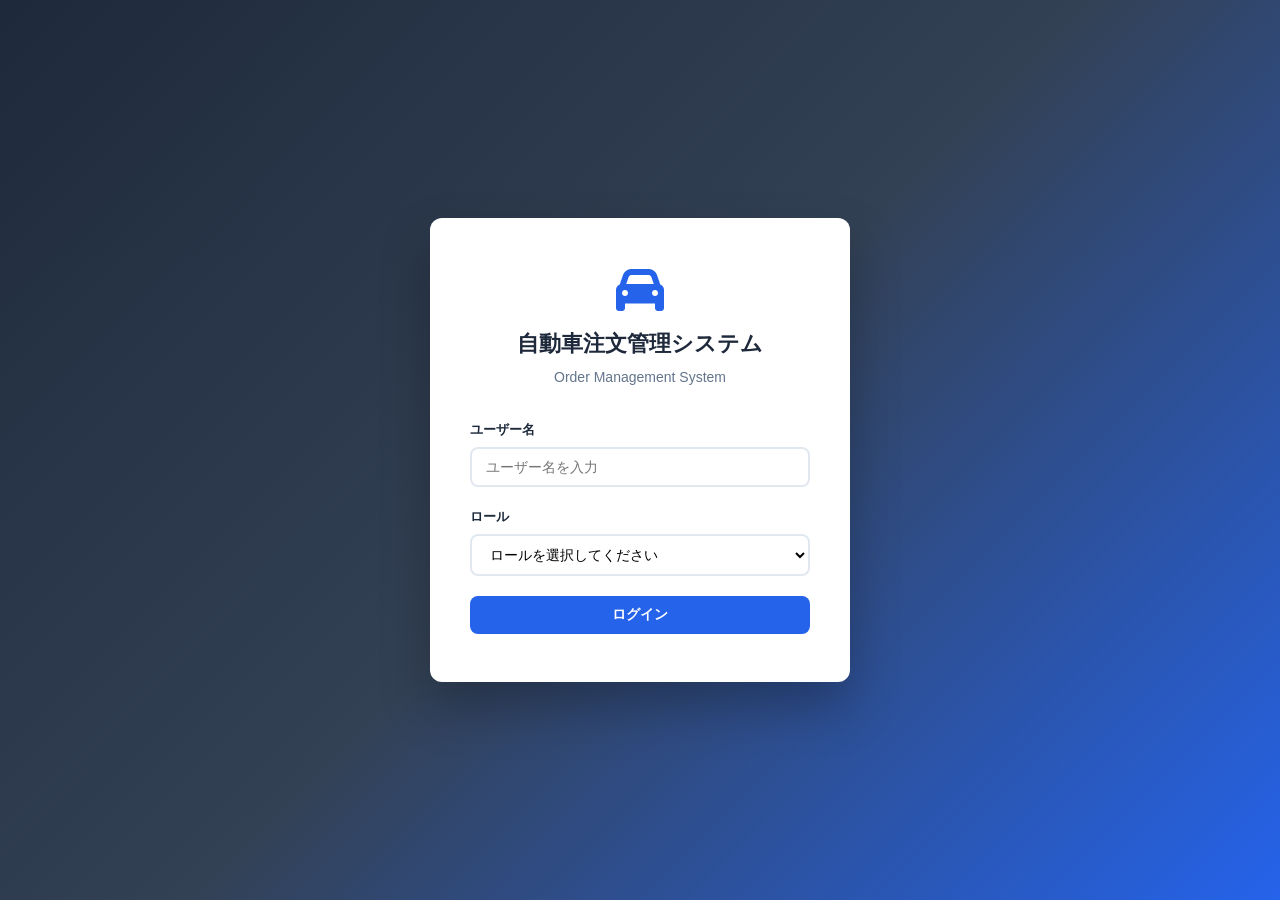
<file: car-order-app/index.html>
<!DOCTYPE html>
<html lang="ja">
<head>
  <meta charset="UTF-8">
  <meta name="viewport" content="width=device-width, initial-scale=1.0">
  <title>自動車注文管理システム (OMS)</title>
  <link rel="stylesheet" href="https://cdnjs.cloudflare.com/ajax/libs/font-awesome/6.4.0/css/all.min.css">
  <link rel="stylesheet" href="app.css">
</head>
<body>

  <!-- Login Screen -->
  <div id="login-screen" class="login-screen">
    <div class="login-container">
      <div class="login-logo">
        <i class="fas fa-car"></i>
        <h1>自動車注文管理システム</h1>
        <p>Order Management System</p>
      </div>
      <form id="login-form" class="login-form">
        <div class="form-group">
          <label for="login-username">ユーザー名</label>
          <input type="text" id="login-username" placeholder="ユーザー名を入力" required>
        </div>
        <div class="form-group">
          <label for="login-role">ロール</label>
          <select id="login-role" required>
            <option value="">ロールを選択してください</option>
            <option value="admin">管理者</option>
            <option value="sales">営業担当者</option>
            <option value="inventory">インベントリマネージャー</option>
            <option value="supplier">サプライヤー</option>
          </select>
        </div>
        <button type="submit" class="btn btn-primary btn-full">ログイン</button>
      </form>
    </div>
  </div>

  <!-- Main App -->
  <div id="app" class="app hidden">
    <!-- Sidebar -->
    <aside id="sidebar" class="sidebar">
      <div class="sidebar-header">
        <i class="fas fa-car"></i>
        <span>OMS</span>
      </div>
      <nav class="sidebar-nav">
        <a href="#" class="nav-item active" data-page="dashboard">
          <i class="fas fa-tachometer-alt"></i><span>ダッシュボード</span>
        </a>
        <a href="#" class="nav-item" data-page="orders" data-roles="admin,sales,inventory,supplier">
          <i class="fas fa-file-invoice"></i><span>注文管理</span>
        </a>
        <a href="#" class="nav-item" data-page="products" data-roles="admin,inventory,supplier">
          <i class="fas fa-car-side"></i><span>製品管理</span>
        </a>
        <a href="#" class="nav-item" data-page="customers" data-roles="admin,sales">
          <i class="fas fa-users"></i><span>顧客管理</span>
        </a>
        <a href="#" class="nav-item" data-page="suppliers" data-roles="admin,inventory">
          <i class="fas fa-truck"></i><span>サプライヤー管理</span>
        </a>
      </nav>
      <div class="sidebar-footer">
        <div class="user-info">
          <i class="fas fa-user-circle"></i>
          <div>
            <span id="user-display-name"></span>
            <small id="user-display-role"></small>
          </div>
        </div>
        <button id="logout-btn" class="btn btn-sm btn-outline"><i class="fas fa-sign-out-alt"></i></button>
      </div>
    </aside>

    <!-- Main Content -->
    <main class="main-content">
      <!-- Top Bar -->
      <header class="top-bar">
        <button id="sidebar-toggle" class="sidebar-toggle">
          <i class="fas fa-bars"></i>
        </button>
        <h2 id="page-title">ダッシュボード</h2>
        <div class="top-bar-right">
          <span id="current-date"></span>
        </div>
      </header>

      <!-- Page Content -->
      <div id="page-content" class="page-content">
        <!-- Dashboard Page -->
        <div id="page-dashboard" class="page active">
          <div class="stats-grid">
            <div class="stat-card">
              <div class="stat-icon bg-blue"><i class="fas fa-file-invoice"></i></div>
              <div class="stat-info">
                <h3 id="stat-orders">0</h3>
                <p>総注文数</p>
              </div>
            </div>
            <div class="stat-card">
              <div class="stat-icon bg-green"><i class="fas fa-check-circle"></i></div>
              <div class="stat-info">
                <h3 id="stat-confirmed">0</h3>
                <p>確認済み</p>
              </div>
            </div>
            <div class="stat-card">
              <div class="stat-icon bg-orange"><i class="fas fa-clock"></i></div>
              <div class="stat-info">
                <h3 id="stat-pending">0</h3>
                <p>保留中</p>
              </div>
            </div>
            <div class="stat-card">
              <div class="stat-icon bg-purple"><i class="fas fa-car-side"></i></div>
              <div class="stat-info">
                <h3 id="stat-products">0</h3>
                <p>製品数</p>
              </div>
            </div>
          </div>
          <div class="dashboard-grid">
            <div class="card">
              <div class="card-header">
                <h3>最近の注文</h3>
              </div>
              <div class="card-body">
                <table class="table">
                  <thead>
                    <tr>
                      <th>注文ID</th>
                      <th>顧客</th>
                      <th>日付</th>
                      <th>ステータス</th>
                      <th>合計金額</th>
                    </tr>
                  </thead>
                  <tbody id="recent-orders-body"></tbody>
                </table>
              </div>
            </div>
            <div class="card">
              <div class="card-header">
                <h3>在庫アラート</h3>
              </div>
              <div class="card-body">
                <div id="stock-alerts"></div>
              </div>
            </div>
          </div>
        </div>

        <!-- Orders Page -->
        <div id="page-orders" class="page">
          <div class="page-actions">
            <div class="search-bar">
              <i class="fas fa-search"></i>
              <input type="text" id="order-search" placeholder="注文を検索...">
            </div>
            <div class="filter-group">
              <select id="order-status-filter">
                <option value="">すべてのステータス</option>
                <option value="保留中">保留中</option>
                <option value="確認済み">確認済み</option>
                <option value="出荷済み">出荷済み</option>
                <option value="配送済み">配送済み</option>
                <option value="承認済み">承認済み</option>
              </select>
            </div>
            <button id="create-order-btn" class="btn btn-primary" data-roles="admin,sales">
              <i class="fas fa-plus"></i> 新規注文
            </button>
          </div>
          <div class="card">
            <div class="card-body">
              <table class="table">
                <thead>
                  <tr>
                    <th>注文ID</th>
                    <th>顧客</th>
                    <th>注文日</th>
                    <th>ステータス</th>
                    <th>支払い方法</th>
                    <th>配送方法</th>
                    <th>合計金額</th>
                    <th>操作</th>
                  </tr>
                </thead>
                <tbody id="orders-table-body"></tbody>
              </table>
            </div>
          </div>
        </div>

        <!-- Products Page -->
        <div id="page-products" class="page">
          <div class="page-actions">
            <div class="search-bar">
              <i class="fas fa-search"></i>
              <input type="text" id="product-search" placeholder="製品を検索...">
            </div>
            <div class="filter-group">
              <select id="product-category-filter">
                <option value="">すべてのカテゴリー</option>
                <option value="Sedan">Sedan</option>
                <option value="SUV">SUV</option>
                <option value="Truck">Truck</option>
                <option value="Coupe">Coupe</option>
                <option value="Hatchback">Hatchback</option>
              </select>
            </div>
            <button id="create-product-btn" class="btn btn-primary" data-roles="admin,inventory">
              <i class="fas fa-plus"></i> 新規製品
            </button>
          </div>
          <div class="products-grid" id="products-grid"></div>
        </div>

        <!-- Customers Page -->
        <div id="page-customers" class="page">
          <div class="page-actions">
            <div class="search-bar">
              <i class="fas fa-search"></i>
              <input type="text" id="customer-search" placeholder="顧客を検索...">
            </div>
            <button id="create-customer-btn" class="btn btn-primary" data-roles="admin,sales">
              <i class="fas fa-plus"></i> 新規顧客
            </button>
          </div>
          <div class="card">
            <div class="card-body">
              <table class="table">
                <thead>
                  <tr>
                    <th>ID</th>
                    <th>会社名</th>
                    <th>住所</th>
                    <th>連絡先</th>
                    <th>メール</th>
                    <th>電話番号</th>
                    <th>ステータス</th>
                    <th>操作</th>
                  </tr>
                </thead>
                <tbody id="customers-table-body"></tbody>
              </table>
            </div>
          </div>
        </div>

        <!-- Suppliers Page -->
        <div id="page-suppliers" class="page">
          <div class="page-actions">
            <div class="search-bar">
              <i class="fas fa-search"></i>
              <input type="text" id="supplier-search" placeholder="サプライヤーを検索...">
            </div>
            <button id="create-supplier-btn" class="btn btn-primary" data-roles="admin">
              <i class="fas fa-plus"></i> 新規サプライヤー
            </button>
          </div>
          <div class="card">
            <div class="card-body">
              <table class="table">
                <thead>
                  <tr>
                    <th>ID</th>
                    <th>会社名</th>
                    <th>住所</th>
                    <th>連絡先</th>
                    <th>メール</th>
                    <th>電話番号</th>
                    <th>操作</th>
                  </tr>
                </thead>
                <tbody id="suppliers-table-body"></tbody>
              </table>
            </div>
          </div>
        </div>
      </div>
    </main>
  </div>

  <!-- Modal Overlay -->
  <div id="modal-overlay" class="modal-overlay hidden">
    <div id="modal" class="modal">
      <div class="modal-header">
        <h3 id="modal-title"></h3>
        <button class="modal-close" id="modal-close"><i class="fas fa-times"></i></button>
      </div>
      <div class="modal-body" id="modal-body"></div>
      <div class="modal-footer" id="modal-footer"></div>
    </div>
  </div>

  <!-- Toast Container -->
  <div id="toast-container" class="toast-container"></div>

  <script src="app.js"></script>
</body>
</html>
</file>
<file: car-order-app/app.css>
/* ============================================
   Car Order Management System - Styles
   ============================================ */

:root {
  --primary: #2563eb;
  --primary-dark: #1d4ed8;
  --primary-light: #dbeafe;
  --secondary: #64748b;
  --success: #16a34a;
  --success-light: #dcfce7;
  --warning: #ea580c;
  --warning-light: #fff7ed;
  --danger: #dc2626;
  --danger-light: #fef2f2;
  --purple: #7c3aed;
  --purple-light: #ede9fe;
  --bg: #f1f5f9;
  --card-bg: #ffffff;
  --text: #1e293b;
  --text-secondary: #64748b;
  --border: #e2e8f0;
  --sidebar-bg: #1e293b;
  --sidebar-text: #94a3b8;
  --sidebar-active: #2563eb;
  --shadow: 0 1px 3px rgba(0,0,0,0.1);
  --shadow-md: 0 4px 6px rgba(0,0,0,0.1);
  --radius: 8px;
  --radius-lg: 12px;
  --transition: all 0.2s ease;
}

* {
  margin: 0;
  padding: 0;
  box-sizing: border-box;
}

body {
  font-family: -apple-system, BlinkMacSystemFont, 'Segoe UI', 'Hiragino Sans', 'Noto Sans JP', sans-serif;
  background: var(--bg);
  color: var(--text);
  line-height: 1.6;
  overflow-x: hidden;
}

.hidden { display: none !important; }

/* Login Screen */
.login-screen {
  min-height: 100vh;
  display: flex;
  align-items: center;
  justify-content: center;
  background: linear-gradient(135deg, #1e293b 0%, #334155 50%, #2563eb 100%);
  padding: 20px;
}

.login-container {
  background: var(--card-bg);
  border-radius: var(--radius-lg);
  padding: 48px 40px;
  width: 100%;
  max-width: 420px;
  box-shadow: 0 25px 50px rgba(0,0,0,0.25);
}

.login-logo {
  text-align: center;
  margin-bottom: 32px;
}

.login-logo i {
  font-size: 48px;
  color: var(--primary);
  margin-bottom: 12px;
}

.login-logo h1 {
  font-size: 22px;
  color: var(--text);
  margin-bottom: 4px;
}

.login-logo p {
  color: var(--text-secondary);
  font-size: 14px;
}

.login-form .form-group {
  margin-bottom: 20px;
}

.login-form label {
  display: block;
  font-size: 14px;
  font-weight: 600;
  margin-bottom: 6px;
  color: var(--text);
}

.login-form input,
.login-form select {
  width: 100%;
  padding: 12px 16px;
  border: 2px solid var(--border);
  border-radius: var(--radius);
  font-size: 15px;
  transition: var(--transition);
  background: #fff;
  font-family: inherit;
}

.login-form input:focus,
.login-form select:focus {
  outline: none;
  border-color: var(--primary);
  box-shadow: 0 0 0 3px var(--primary-light);
}

/* Buttons */
.btn {
  display: inline-flex;
  align-items: center;
  gap: 8px;
  padding: 10px 20px;
  border: none;
  border-radius: var(--radius);
  font-size: 14px;
  font-weight: 600;
  cursor: pointer;
  transition: var(--transition);
  font-family: inherit;
  text-decoration: none;
}

.btn:active { transform: scale(0.97); }

.btn-primary {
  background: var(--primary);
  color: #fff;
}
.btn-primary:hover { background: var(--primary-dark); }

.btn-success {
  background: var(--success);
  color: #fff;
}
.btn-success:hover { background: #15803d; }

.btn-danger {
  background: var(--danger);
  color: #fff;
}
.btn-danger:hover { background: #b91c1c; }

.btn-outline {
  background: transparent;
  border: 1px solid var(--border);
  color: var(--text-secondary);
}
.btn-outline:hover {
  background: var(--bg);
  color: var(--text);
}

.btn-sm {
  padding: 6px 12px;
  font-size: 13px;
}

.btn-full { width: 100%; justify-content: center; }

.btn-icon {
  padding: 8px;
  min-width: 36px;
  justify-content: center;
}

/* App Layout */
.app {
  display: flex;
  min-height: 100vh;
}

/* Sidebar */
.sidebar {
  width: 260px;
  background: var(--sidebar-bg);
  display: flex;
  flex-direction: column;
  position: fixed;
  top: 0;
  left: 0;
  bottom: 0;
  z-index: 100;
  transition: transform 0.3s ease;
}

.sidebar-header {
  display: flex;
  align-items: center;
  gap: 12px;
  padding: 24px 20px;
  color: #fff;
  font-size: 20px;
  font-weight: 700;
  border-bottom: 1px solid rgba(255,255,255,0.1);
}

.sidebar-header i {
  font-size: 24px;
  color: var(--primary);
}

.sidebar-nav {
  flex: 1;
  padding: 16px 12px;
  overflow-y: auto;
}

.nav-item {
  display: flex;
  align-items: center;
  gap: 12px;
  padding: 12px 16px;
  color: var(--sidebar-text);
  text-decoration: none;
  border-radius: var(--radius);
  margin-bottom: 4px;
  transition: var(--transition);
  font-size: 15px;
}

.nav-item:hover {
  background: rgba(255,255,255,0.08);
  color: #fff;
}

.nav-item.active {
  background: var(--sidebar-active);
  color: #fff;
}

.nav-item i {
  width: 20px;
  text-align: center;
}

.sidebar-footer {
  padding: 16px 20px;
  border-top: 1px solid rgba(255,255,255,0.1);
  display: flex;
  align-items: center;
  justify-content: space-between;
}

.user-info {
  display: flex;
  align-items: center;
  gap: 10px;
  color: #fff;
}

.user-info i {
  font-size: 28px;
  color: var(--sidebar-text);
}

.user-info span {
  font-size: 14px;
  font-weight: 600;
}

.user-info small {
  display: block;
  font-size: 12px;
  color: var(--sidebar-text);
}

.sidebar-footer .btn-outline {
  color: var(--sidebar-text);
  border-color: rgba(255,255,255,0.2);
}

.sidebar-footer .btn-outline:hover {
  background: rgba(255,255,255,0.1);
  color: #fff;
}

/* Main Content */
.main-content {
  flex: 1;
  margin-left: 260px;
  display: flex;
  flex-direction: column;
  min-height: 100vh;
}

/* Top Bar */
.top-bar {
  display: flex;
  align-items: center;
  gap: 16px;
  padding: 16px 24px;
  background: var(--card-bg);
  border-bottom: 1px solid var(--border);
  position: sticky;
  top: 0;
  z-index: 50;
}

.sidebar-toggle {
  display: none;
  background: none;
  border: none;
  font-size: 20px;
  color: var(--text);
  cursor: pointer;
}

.top-bar h2 {
  font-size: 20px;
  font-weight: 700;
}

.top-bar-right {
  margin-left: auto;
  color: var(--text-secondary);
  font-size: 14px;
}

/* Page Content */
.page-content {
  padding: 24px;
  flex: 1;
}

.page { display: none; }
.page.active { display: block; }

/* Stats Grid */
.stats-grid {
  display: grid;
  grid-template-columns: repeat(auto-fit, minmax(220px, 1fr));
  gap: 20px;
  margin-bottom: 24px;
}

.stat-card {
  background: var(--card-bg);
  border-radius: var(--radius-lg);
  padding: 24px;
  display: flex;
  align-items: center;
  gap: 16px;
  box-shadow: var(--shadow);
  transition: var(--transition);
}

.stat-card:hover {
  box-shadow: var(--shadow-md);
  transform: translateY(-2px);
}

.stat-icon {
  width: 56px;
  height: 56px;
  border-radius: var(--radius);
  display: flex;
  align-items: center;
  justify-content: center;
  font-size: 22px;
}

.bg-blue { background: var(--primary-light); color: var(--primary); }
.bg-green { background: var(--success-light); color: var(--success); }
.bg-orange { background: var(--warning-light); color: var(--warning); }
.bg-purple { background: var(--purple-light); color: var(--purple); }

.stat-info h3 {
  font-size: 28px;
  font-weight: 700;
}

.stat-info p {
  font-size: 14px;
  color: var(--text-secondary);
}

/* Dashboard Grid */
.dashboard-grid {
  display: grid;
  grid-template-columns: 2fr 1fr;
  gap: 24px;
}

/* Cards */
.card {
  background: var(--card-bg);
  border-radius: var(--radius-lg);
  box-shadow: var(--shadow);
  overflow: hidden;
}

.card-header {
  padding: 16px 20px;
  border-bottom: 1px solid var(--border);
  display: flex;
  align-items: center;
  justify-content: space-between;
}

.card-header h3 {
  font-size: 16px;
  font-weight: 700;
}

.card-body {
  padding: 20px;
}

/* Tables */
.table {
  width: 100%;
  border-collapse: collapse;
}

.table th,
.table td {
  padding: 12px 16px;
  text-align: left;
  border-bottom: 1px solid var(--border);
  font-size: 14px;
}

.table th {
  font-weight: 600;
  color: var(--text-secondary);
  font-size: 13px;
  text-transform: uppercase;
  letter-spacing: 0.5px;
  white-space: nowrap;
}

.table tbody tr:hover {
  background: #f8fafc;
}

.table tbody tr:last-child td {
  border-bottom: none;
}

/* Status Badges */
.badge {
  display: inline-block;
  padding: 4px 12px;
  border-radius: 20px;
  font-size: 12px;
  font-weight: 600;
  white-space: nowrap;
}

.badge-pending { background: #fef3c7; color: #92400e; }
.badge-confirmed { background: var(--primary-light); color: var(--primary); }
.badge-shipped { background: var(--purple-light); color: var(--purple); }
.badge-delivered { background: var(--success-light); color: var(--success); }
.badge-approved { background: #d1fae5; color: #065f46; }
.badge-active { background: var(--success-light); color: var(--success); }
.badge-inactive { background: var(--danger-light); color: var(--danger); }

/* Page Actions */
.page-actions {
  display: flex;
  align-items: center;
  gap: 12px;
  margin-bottom: 20px;
  flex-wrap: wrap;
}

.search-bar {
  display: flex;
  align-items: center;
  gap: 8px;
  background: var(--card-bg);
  border: 2px solid var(--border);
  border-radius: var(--radius);
  padding: 0 16px;
  flex: 1;
  min-width: 200px;
}

.search-bar i { color: var(--text-secondary); }

.search-bar input {
  border: none;
  outline: none;
  padding: 10px 0;
  font-size: 14px;
  width: 100%;
  background: transparent;
  font-family: inherit;
}

.filter-group select {
  padding: 10px 16px;
  border: 2px solid var(--border);
  border-radius: var(--radius);
  font-size: 14px;
  background: var(--card-bg);
  cursor: pointer;
  font-family: inherit;
}

.filter-group select:focus {
  outline: none;
  border-color: var(--primary);
}

/* Products Grid */
.products-grid {
  display: grid;
  grid-template-columns: repeat(auto-fill, minmax(300px, 1fr));
  gap: 20px;
}

.product-card {
  background: var(--card-bg);
  border-radius: var(--radius-lg);
  box-shadow: var(--shadow);
  overflow: hidden;
  transition: var(--transition);
}

.product-card:hover {
  box-shadow: var(--shadow-md);
  transform: translateY(-2px);
}

.product-image {
  height: 180px;
  background: linear-gradient(135deg, var(--primary-light) 0%, #e0e7ff 100%);
  display: flex;
  align-items: center;
  justify-content: center;
  font-size: 64px;
  color: var(--primary);
}

.product-info {
  padding: 20px;
}

.product-info h3 {
  font-size: 18px;
  margin-bottom: 4px;
}

.product-info .product-desc {
  font-size: 13px;
  color: var(--text-secondary);
  margin-bottom: 12px;
  display: -webkit-box;
  -webkit-line-clamp: 2;
  -webkit-box-orient: vertical;
  overflow: hidden;
}

.product-meta {
  display: flex;
  justify-content: space-between;
  align-items: center;
  margin-bottom: 12px;
}

.product-price {
  font-size: 20px;
  font-weight: 700;
  color: var(--primary);
}

.product-stock {
  font-size: 13px;
  color: var(--text-secondary);
}

.product-stock.low { color: var(--danger); font-weight: 600; }

.product-category {
  display: inline-block;
  padding: 2px 10px;
  background: var(--bg);
  border-radius: 20px;
  font-size: 12px;
  color: var(--text-secondary);
  margin-bottom: 12px;
}

.product-actions {
  display: flex;
  gap: 8px;
  padding-top: 12px;
  border-top: 1px solid var(--border);
}

/* Modal */
.modal-overlay {
  position: fixed;
  inset: 0;
  background: rgba(0,0,0,0.5);
  display: flex;
  align-items: center;
  justify-content: center;
  z-index: 200;
  padding: 20px;
  backdrop-filter: blur(4px);
}

.modal {
  background: var(--card-bg);
  border-radius: var(--radius-lg);
  width: 100%;
  max-width: 640px;
  max-height: 90vh;
  display: flex;
  flex-direction: column;
  box-shadow: 0 25px 50px rgba(0,0,0,0.25);
}

.modal-header {
  display: flex;
  align-items: center;
  justify-content: space-between;
  padding: 20px 24px;
  border-bottom: 1px solid var(--border);
}

.modal-header h3 {
  font-size: 18px;
  font-weight: 700;
}

.modal-close {
  background: none;
  border: none;
  font-size: 18px;
  color: var(--text-secondary);
  cursor: pointer;
  padding: 4px;
}

.modal-close:hover { color: var(--text); }

.modal-body {
  padding: 24px;
  overflow-y: auto;
  flex: 1;
}

.modal-footer {
  padding: 16px 24px;
  border-top: 1px solid var(--border);
  display: flex;
  justify-content: flex-end;
  gap: 12px;
}

/* Form Elements in Modal */
.form-row {
  display: grid;
  grid-template-columns: 1fr 1fr;
  gap: 16px;
}

.form-group {
  margin-bottom: 16px;
}

.form-group label {
  display: block;
  font-size: 13px;
  font-weight: 600;
  margin-bottom: 6px;
  color: var(--text);
}

.form-group input,
.form-group select,
.form-group textarea {
  width: 100%;
  padding: 10px 14px;
  border: 2px solid var(--border);
  border-radius: var(--radius);
  font-size: 14px;
  transition: var(--transition);
  font-family: inherit;
  background: #fff;
}

.form-group textarea {
  resize: vertical;
  min-height: 80px;
}

.form-group input:focus,
.form-group select:focus,
.form-group textarea:focus {
  outline: none;
  border-color: var(--primary);
  box-shadow: 0 0 0 3px var(--primary-light);
}

.form-group .form-hint {
  font-size: 12px;
  color: var(--text-secondary);
  margin-top: 4px;
}

/* Order Items Section */
.order-items-section {
  border: 2px solid var(--border);
  border-radius: var(--radius);
  padding: 16px;
  margin-bottom: 16px;
}

.order-items-section h4 {
  font-size: 14px;
  font-weight: 700;
  margin-bottom: 12px;
  color: var(--text);
}

.order-item-row {
  display: grid;
  grid-template-columns: 1fr 1fr 80px 40px;
  gap: 8px;
  margin-bottom: 8px;
  align-items: end;
}

.order-item-row select,
.order-item-row input {
  padding: 8px 10px;
  border: 2px solid var(--border);
  border-radius: var(--radius);
  font-size: 13px;
  font-family: inherit;
}

.order-item-row select:focus,
.order-item-row input:focus {
  outline: none;
  border-color: var(--primary);
}

.remove-item-btn {
  background: var(--danger-light);
  border: none;
  border-radius: var(--radius);
  color: var(--danger);
  cursor: pointer;
  padding: 8px;
  font-size: 14px;
  transition: var(--transition);
}

.remove-item-btn:hover {
  background: var(--danger);
  color: #fff;
}

.add-item-btn {
  background: none;
  border: 2px dashed var(--border);
  border-radius: var(--radius);
  padding: 8px;
  width: 100%;
  color: var(--primary);
  font-size: 13px;
  font-weight: 600;
  cursor: pointer;
  transition: var(--transition);
  font-family: inherit;
}

.add-item-btn:hover {
  border-color: var(--primary);
  background: var(--primary-light);
}

/* Order Detail */
.order-detail-grid {
  display: grid;
  grid-template-columns: 1fr 1fr;
  gap: 16px;
  margin-bottom: 20px;
}

.detail-item {
  display: flex;
  flex-direction: column;
  gap: 2px;
}

.detail-item .detail-label {
  font-size: 12px;
  color: var(--text-secondary);
  text-transform: uppercase;
  font-weight: 600;
  letter-spacing: 0.5px;
}

.detail-item .detail-value {
  font-size: 15px;
  font-weight: 500;
}

/* Toast Notifications */
.toast-container {
  position: fixed;
  bottom: 24px;
  right: 24px;
  z-index: 300;
  display: flex;
  flex-direction: column;
  gap: 8px;
}

.toast {
  padding: 14px 20px;
  border-radius: var(--radius);
  color: #fff;
  font-size: 14px;
  font-weight: 500;
  box-shadow: var(--shadow-md);
  animation: slideIn 0.3s ease;
  display: flex;
  align-items: center;
  gap: 8px;
  min-width: 280px;
}

.toast-success { background: var(--success); }
.toast-error { background: var(--danger); }
.toast-info { background: var(--primary); }

@keyframes slideIn {
  from { transform: translateX(100%); opacity: 0; }
  to { transform: translateX(0); opacity: 1; }
}

/* Stock Alert */
.stock-alert-item {
  display: flex;
  align-items: center;
  gap: 12px;
  padding: 12px 0;
  border-bottom: 1px solid var(--border);
}

.stock-alert-item:last-child { border-bottom: none; }

.stock-alert-icon {
  width: 40px;
  height: 40px;
  border-radius: var(--radius);
  display: flex;
  align-items: center;
  justify-content: center;
  font-size: 16px;
}

.stock-alert-info {
  flex: 1;
}

.stock-alert-info h4 {
  font-size: 14px;
  font-weight: 600;
}

.stock-alert-info p {
  font-size: 12px;
  color: var(--text-secondary);
}

.empty-state {
  text-align: center;
  padding: 40px;
  color: var(--text-secondary);
}

.empty-state i {
  font-size: 48px;
  margin-bottom: 12px;
  opacity: 0.3;
}

.empty-state p {
  font-size: 14px;
}

/* Action Buttons in Table */
.action-btns {
  display: flex;
  gap: 4px;
}

.action-btns .btn-icon {
  padding: 6px;
  min-width: 30px;
  font-size: 13px;
  border-radius: 6px;
}

/* Options List */
.options-list {
  margin-top: 8px;
}

.option-tag {
  display: inline-block;
  padding: 2px 8px;
  background: var(--primary-light);
  color: var(--primary);
  border-radius: 4px;
  font-size: 11px;
  font-weight: 600;
  margin: 2px 4px 2px 0;
}

/* Responsive */
@media (max-width: 768px) {
  .sidebar {
    transform: translateX(-100%);
  }

  .sidebar.open {
    transform: translateX(0);
  }

  .main-content {
    margin-left: 0;
  }

  .sidebar-toggle {
    display: block;
  }

  .dashboard-grid {
    grid-template-columns: 1fr;
  }

  .stats-grid {
    grid-template-columns: repeat(2, 1fr);
  }

  .form-row {
    grid-template-columns: 1fr;
  }

  .order-detail-grid {
    grid-template-columns: 1fr;
  }

  .page-actions {
    flex-direction: column;
    align-items: stretch;
  }

  .search-bar {
    min-width: 100%;
  }

  .products-grid {
    grid-template-columns: 1fr;
  }

  .table {
    font-size: 13px;
  }

  .table th, .table td {
    padding: 8px 10px;
  }
}

@media (max-width: 480px) {
  .stats-grid {
    grid-template-columns: 1fr;
  }

  .login-container {
    padding: 32px 24px;
  }
}
</file>
